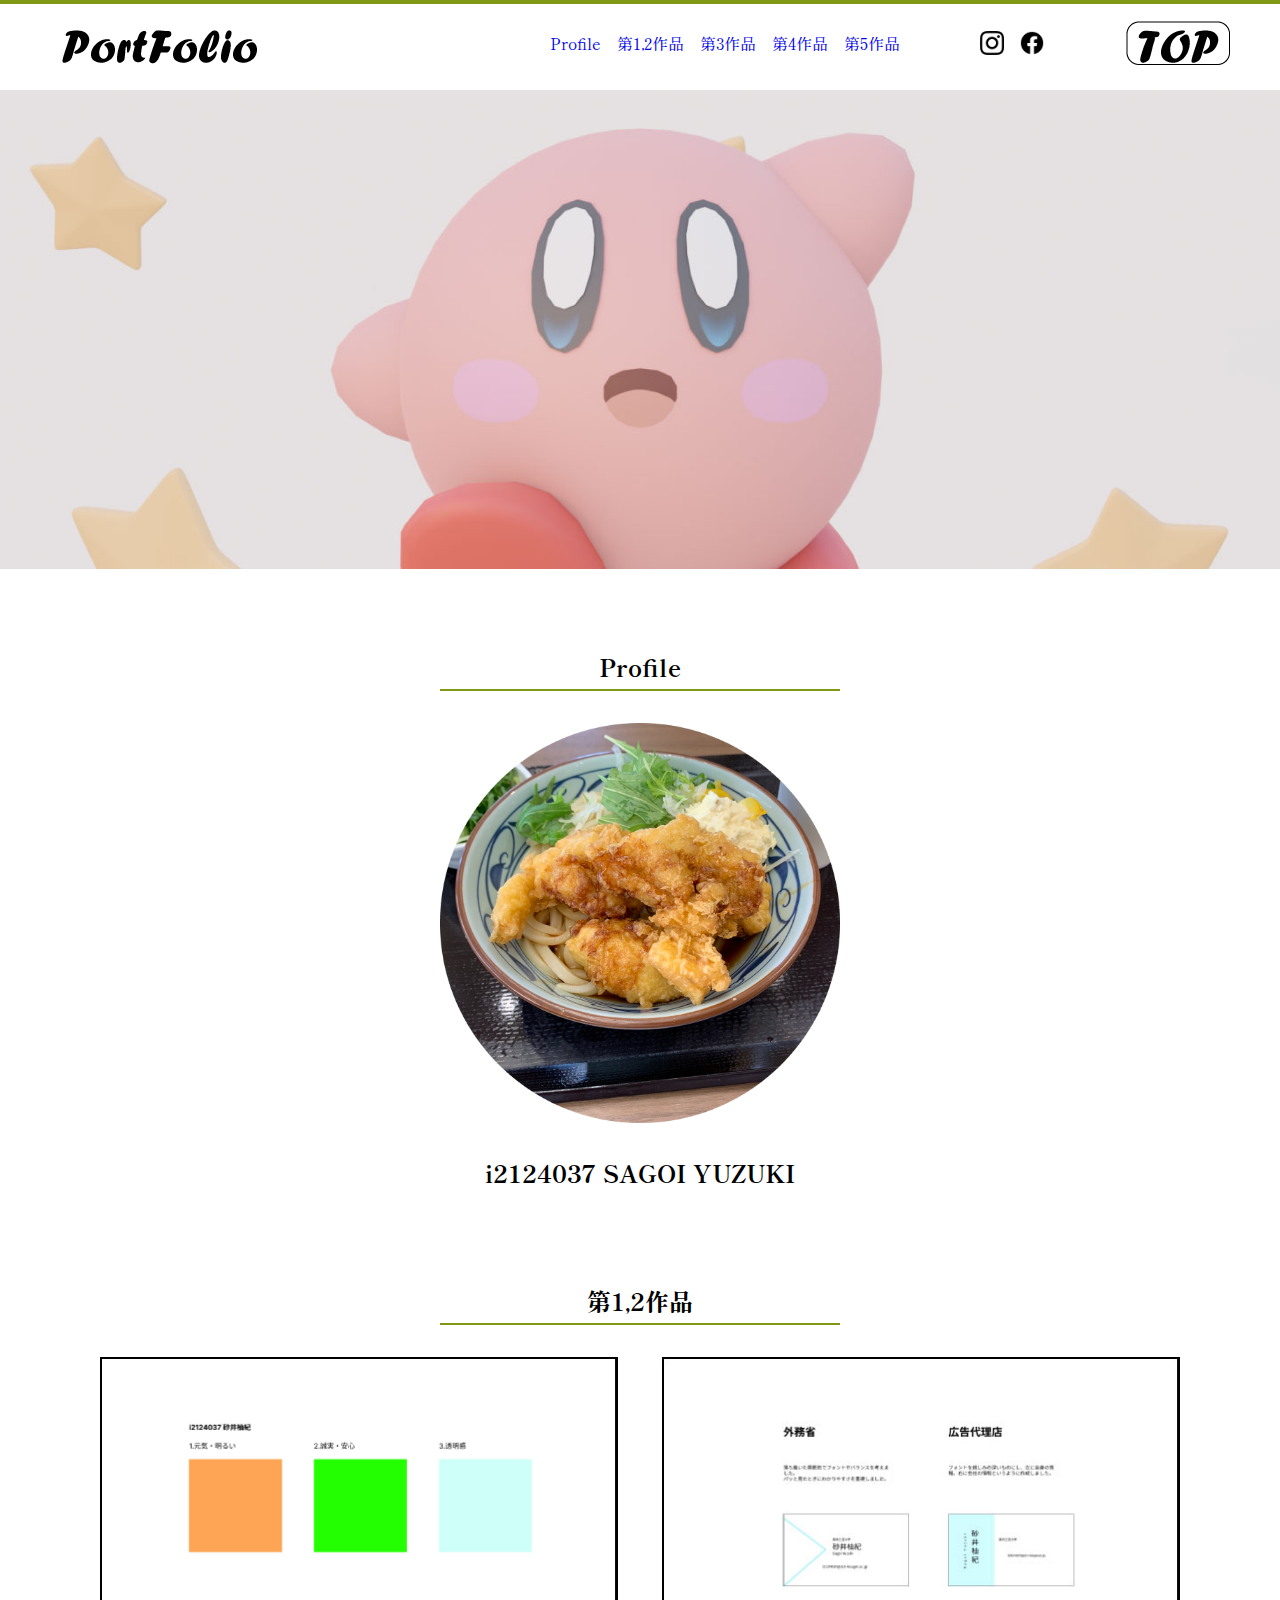
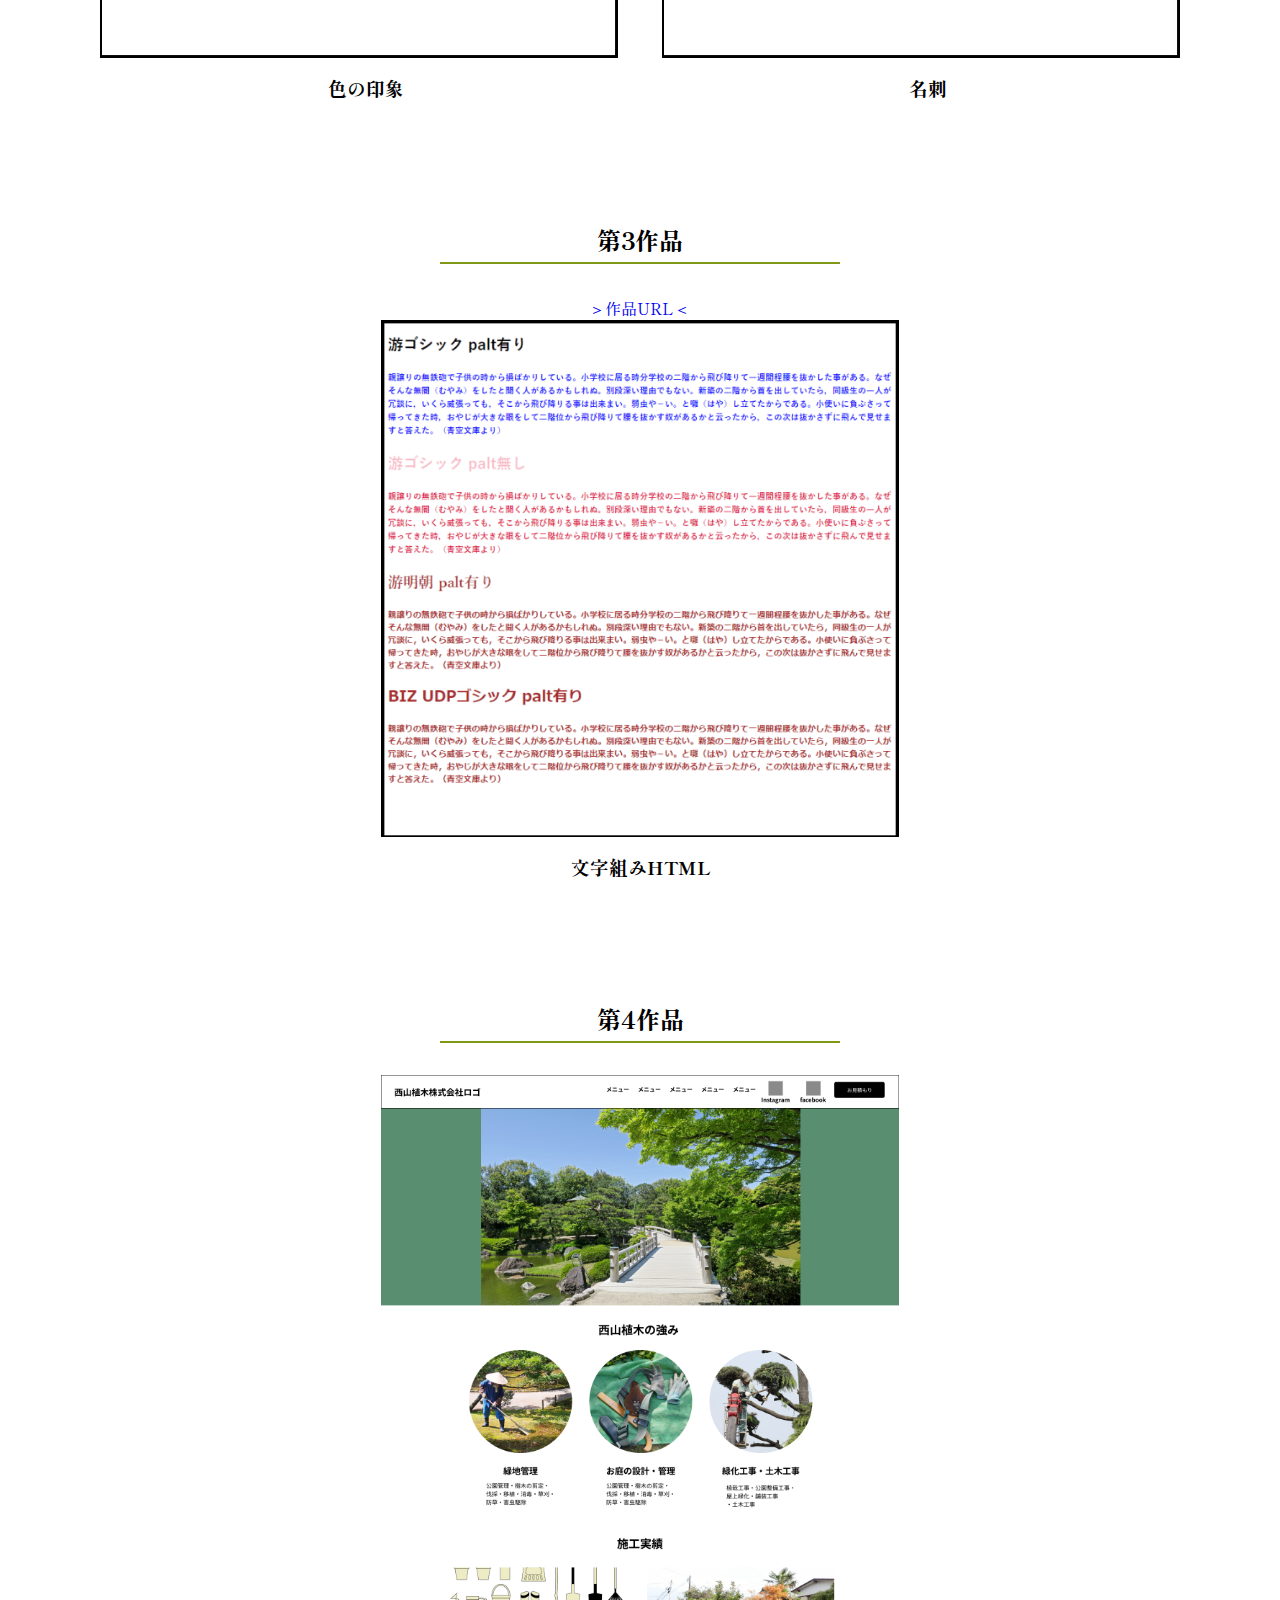
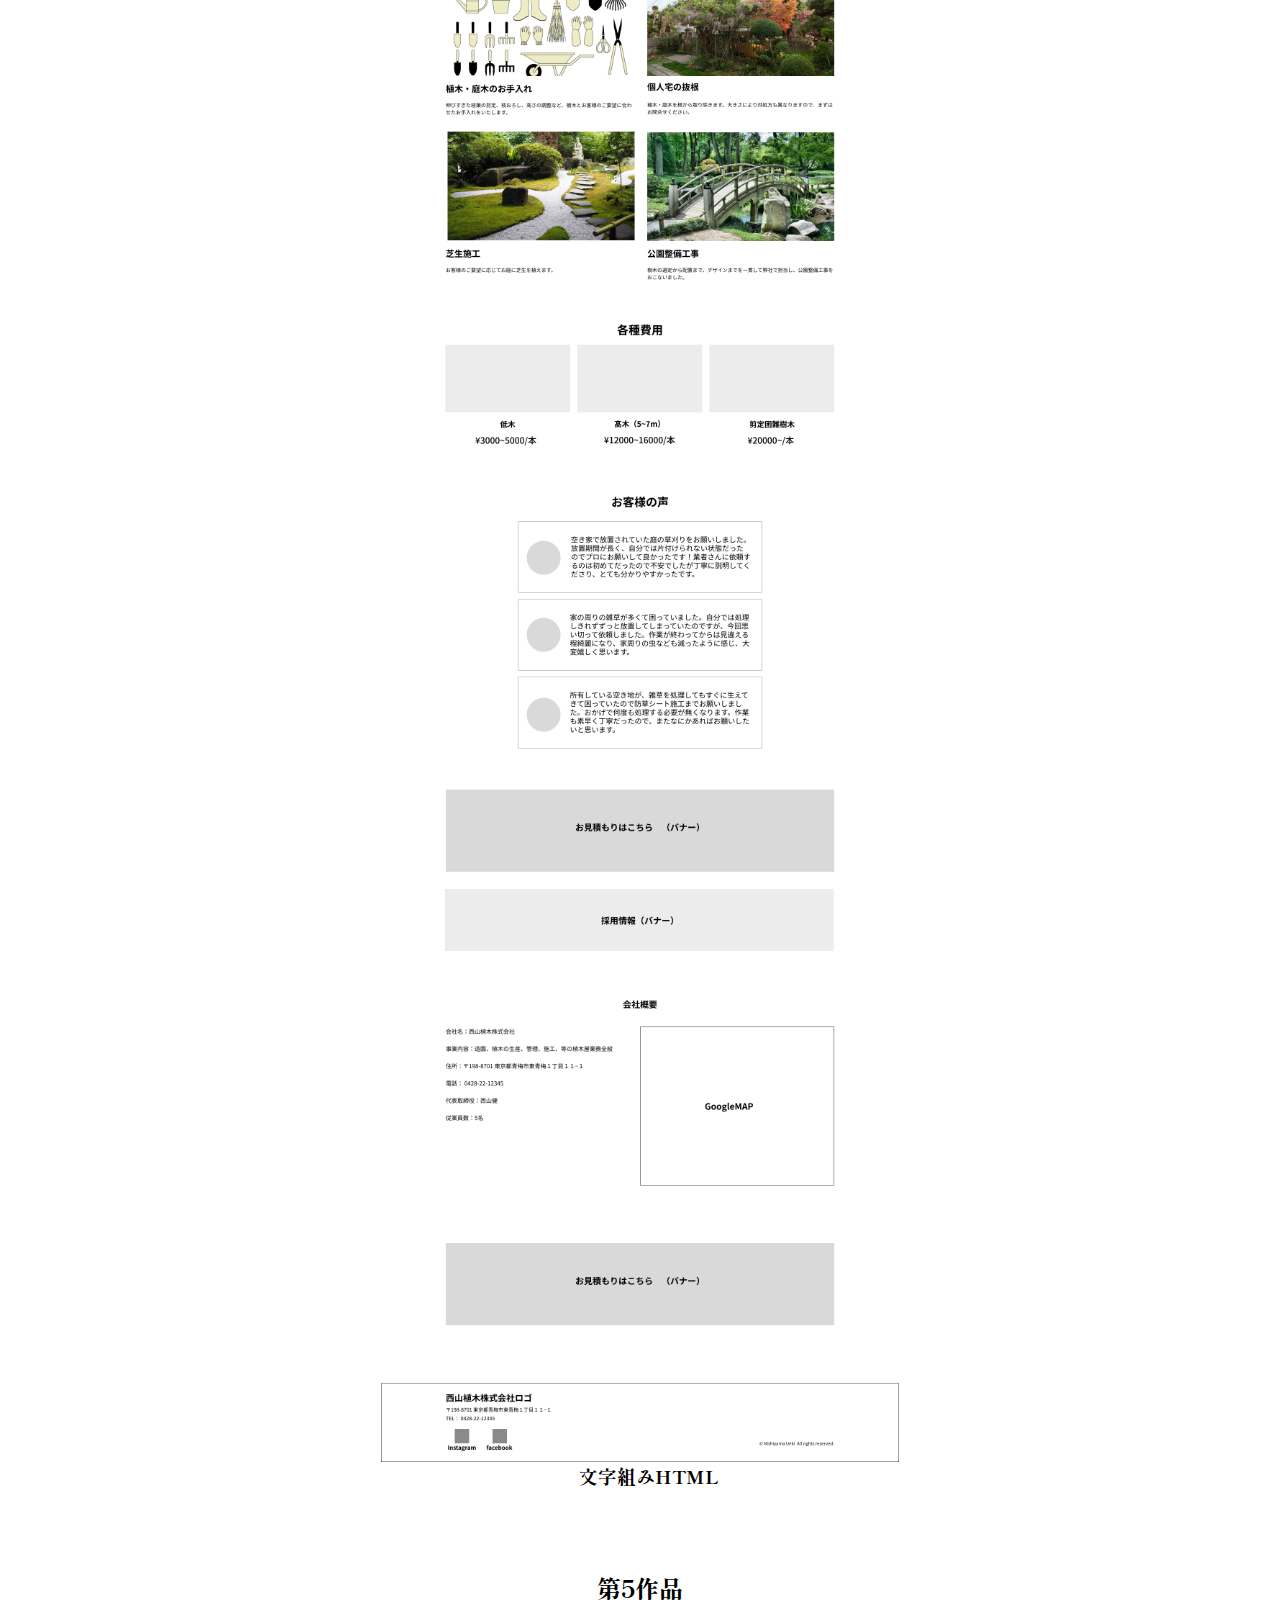
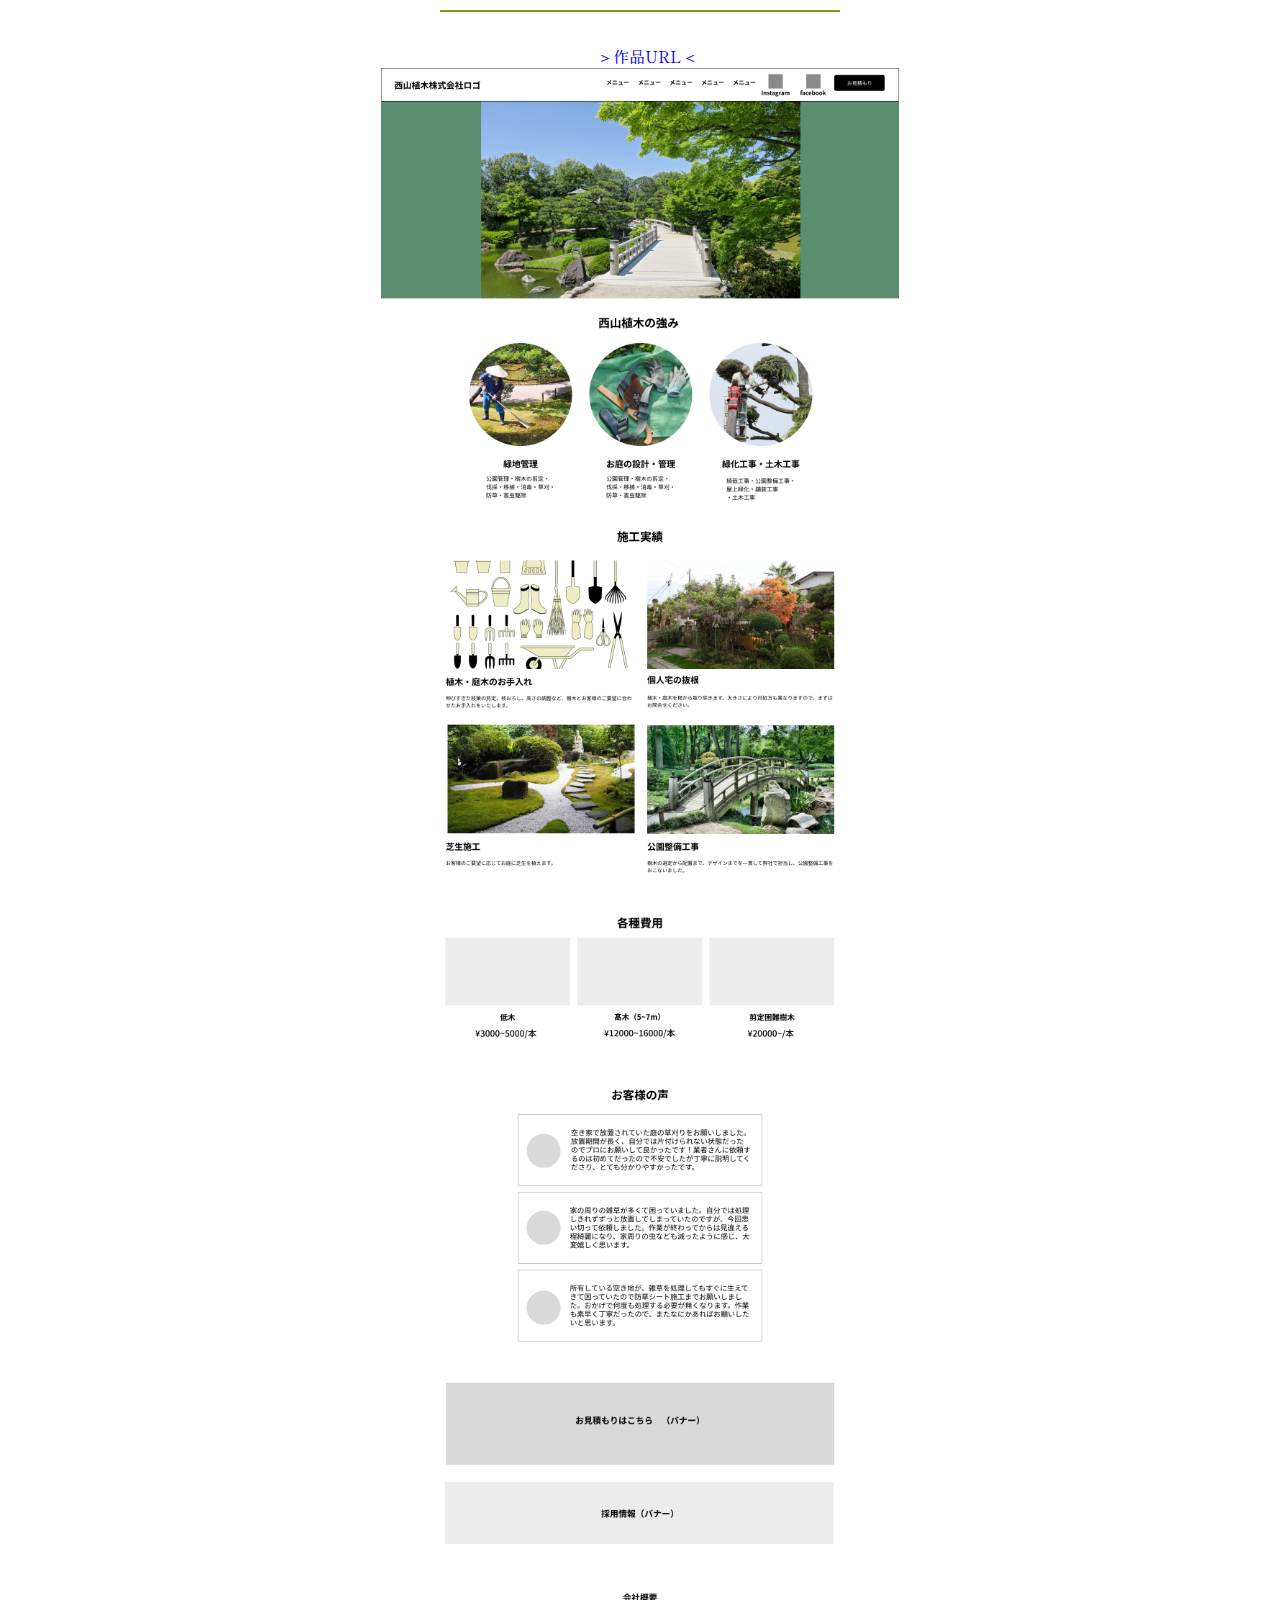
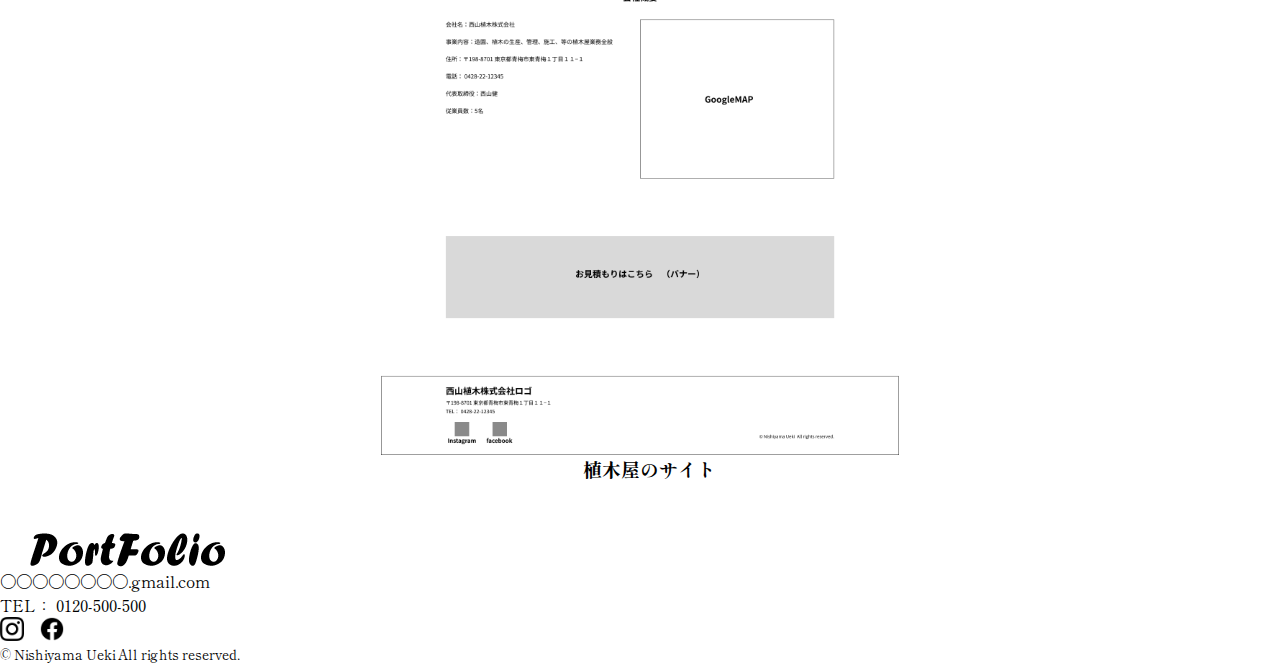
<file: index.html>
<!DOCTYPE html>
<html lang="ja">
  <head>
    <meta charset="UTF-8" />
    <meta http-equiv="X-UA-Compatible" content="IE=edge" />
    <meta name="viewport" content="width=device-width, initial-scale=1, maximum-scale=1, user-scalable=no">
    <title>Document</title>
    <link rel="stylesheet" type="text/css" href="./css/style.css" />
    <link rel="preconnect" href="https://fonts.googleapis.com" />
    <link rel="preconnect" href="https://fonts.gstatic.com" crossorigin />
    <link href="https://fonts.googleapis.com/css2?family=Noto+Sans+JP&family=Shippori+Mincho:wght@500;600;700&display=swap" rel="stylesheet" />
  </head>
  <body>
    <header class="page-header">
      <div class="page-header__inner">
        <h1 class="logo">
          <img src="./img/logo.png" alt="PortFolio" width="256" height="46" />
        </h1>
        <nav class="global-nav">
          <ul class="menu-list">
            <li class="menu-list__item">
              <a href="#feature">Profile　</a>
            </li>
            <li class="menu-list__item">
              <a href="#works">第1,2作品　</a>
            </li>
            <li class="menu-list__item">
              <a href="#cost">第3作品　</a>
            </li>
            <li class="menu-list__item">
              <a href="#voice">第4作品　</a>
            </li>
            <li class="menu-list__item">
              <a href="#five">第5作品　</a>
            </li>
          </ul>
          <ul class="sns-list">
            <li class="sns-list__item">
              <a href="https://www.instagram.com/" target="_blank" rel="noopener noreferrer"><img src="./img/sns_ins.png" alt="Instagram" width="23" height="22" /></a>
            </li>
            <li class="sns-list__item">
              <a href="https://www.facebook.com/" target="_blank" rel="noopener noreferrer"><img src="./img/sns_fb.png" alt="facebook" width="24" height="24" /></a>
            </li>
          </ul>
          <a class="link-button" href="#"><img src="./img/TOP.png" alt="お見積もり" width="140" height="44" /></a>
        </nav>
      </div>
    </header>
    <div class="page-hero">
      <img src="./img/img_hero.jpg" alt="" width="1440" height="640" />
    </div>
    <div class="page-content">
      <div class="page-content__inner">
        <div class="page-block" id="feature">
          <h2 class="page-heading">Profile</h2>
          <ul class="feature-list">
            <li class="feature-list__item">
              <img src="./img/img_strong02.png" alt="" width="286" height="286" />
              <h3>i2124037 SAGOI YUZUKI</h3>
            </li>
          </ul>
        </div>
        <div class="page-block" id="works">
          <h2 class="page-heading">第1,2作品</h2>
          <ul class="works-list">
            <li class="works-list__item">
              <img src="./img/iro-innsyou.png" alt="" width="520" height="302" />
              <h3>　　　　　　　　　　　　色の印象</h3>
            </li>
            <li class="works-list__item">
              <img src="./img/meisi.jpg" alt="" width="520" height="302" />
              <h3>　　　　　　　　　　　　　名刺</h3>
            </li>
          </ul>
        </div>
        <div class="page-block" id="cost">
          <h2 class="page-heading">第3作品</h2>
          <ul class="cost-list">
            <li class="cost-list__item">
              <a href="3kai.html">　　　　　　　　　　　　　＞作品URL＜</a>
              <img src="./img/123.png" alt="" width="179" height="347" />
              <h3>　　　　　　　　　　文字組みHTML</h3>
          </ul>
        </div>
        <div class="page-block" id="voice">
          <h2 class="page-heading">第4作品</h2>
          <ul class="voice-list">
            <li class="voice-list__item">
              <br>
              <img src="./img/uekiya.png" alt="" width="94" height="94" />
              <h3>　文字組みHTML</h3>
            </li>
          </ul>
        </div>
        <div class="page-block" id="five">
          <h2 class="page-heading">第5作品</h2>
          <ul class="five-list">
            <li class="five-list__item">
              <a href="5kai.html">　＞作品URL＜</a>
              <img src="./img/uekiya.png" alt="" width="94" height="94" />
              <h3>　植木屋のサイト</h3>
            </li>
          </ul>
        </div>
      </div>
    </div>
    <footer class="page-footer">
      <div class="page-footer__inner">
        <div class="footer-column">
          <div class="footer-column__item">
            <div class="footer-data">
              <p class="logo"><img src="./img/logo.png" alt="PortFolio" width="256" height="46" /></p>
              <p class="footer-data-address">〇〇〇〇〇〇〇〇.gmail.com<br />TEL： 0120-500-500</p>
            </div>
            <ul class="sns-list">
              <li class="sns-list__item">
                <a href="https://www.instagram.com/" target="_blank" rel="noopener noreferrer"><img src="./img/sns_ins.png" alt="Instagram" width="23" height="22" /></a>
              </li>
              <li class="sns-list__item">
                <a href="https://www.facebook.com/" target="_blank" rel="noopener noreferrer"><img src="./img/sns_fb.png" alt="facebook" width="24" height="24" /></a>
              </li>
            </ul>
          </div>
          <div class="footer-column__item">
            <small class="footer-copy">© Nishiyama Ueki All rights reserved.</small>
          </div>
        </div>
      </div>
    </footer>
  </body>
</html>
</file>
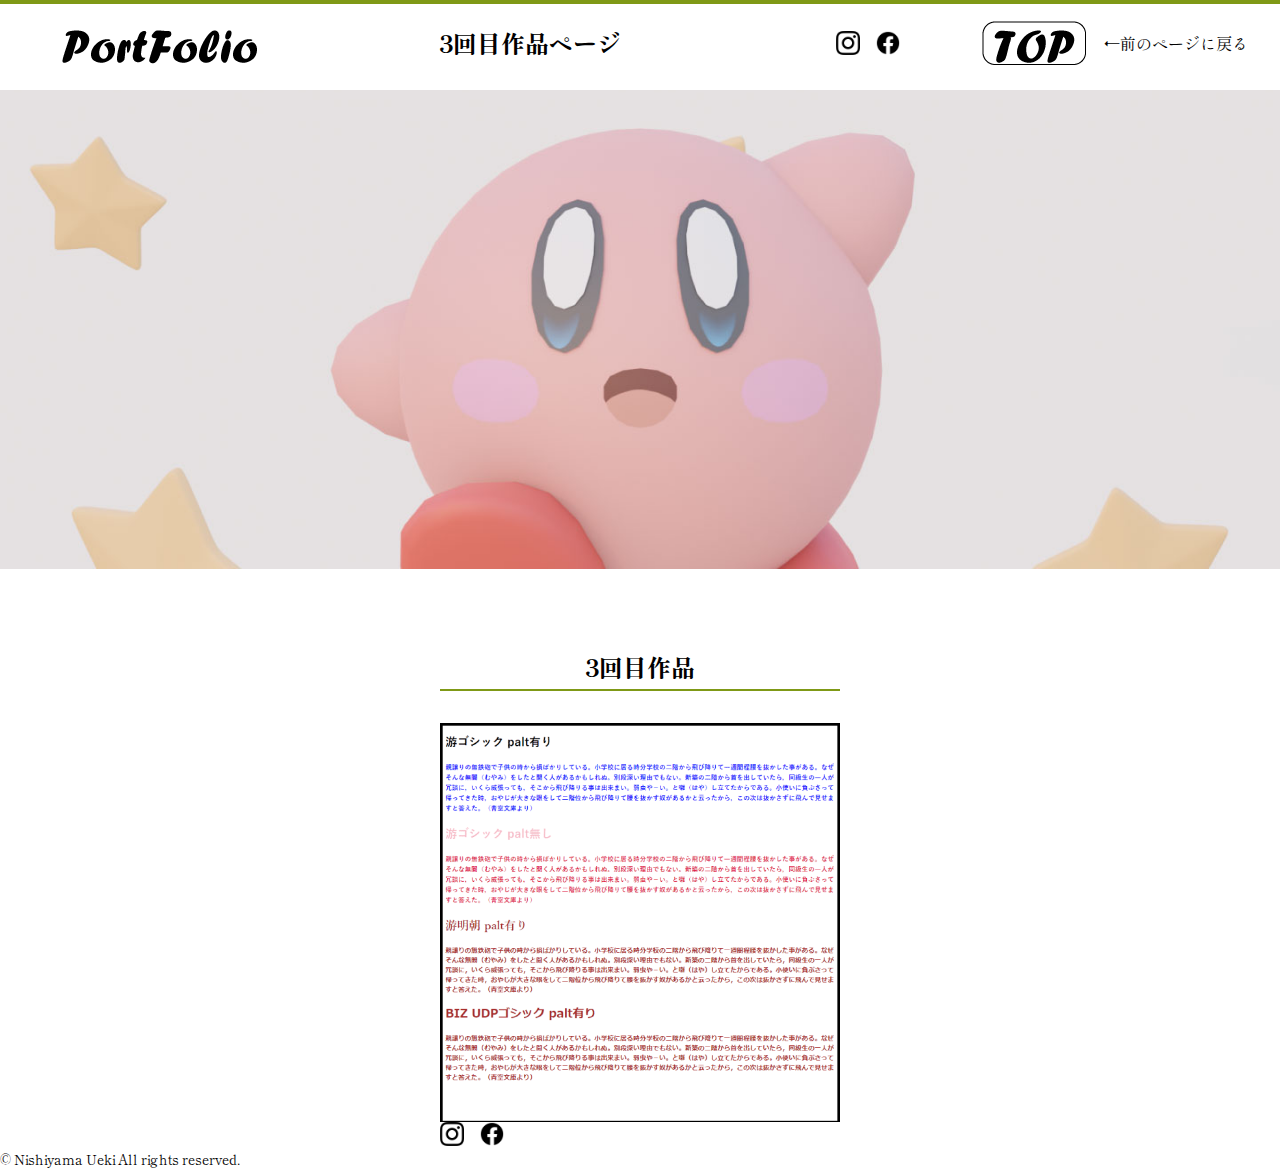
<file: 3kai.html>
<!DOCTYPE html>
<html lang="ja">
  <head>
    <meta charset="UTF-8" />
    <meta http-equiv="X-UA-Compatible" content="IE=edge" />
    <meta name="viewport" content="width=device-width, initial-scale=1, maximum-scale=1, user-scalable=no">
    <title>Document</title>
    <link rel="stylesheet" type="text/css" href="./css/style.css" />
    <link rel="preconnect" href="https://fonts.googleapis.com" />
    <link rel="preconnect" href="https://fonts.gstatic.com" crossorigin />
    <link href="https://fonts.googleapis.com/css2?family=Noto+Sans+JP&family=Shippori+Mincho:wght@500;600;700&display=swap" rel="stylesheet" />
  </head>
  <body>
    <header class="page-header">
      <div class="page-header__inner">
        <h1 class="logo">
          <img src="./img/logo.png" alt="PortFolio" width="256" height="46" />
        </h1>
        <h2>3回目作品ページ</h2>
        <nav class="global-nav">
          <ul class="sns-list">
            <li class="sns-list__item">
              <a href="https://www.instagram.com/" target="_blank" rel="noopener noreferrer"><img src="./img/sns_ins.png" alt="Instagram" width="23" height="22" /></a>
            </li>
            <li class="sns-list__item">
              <a href="https://www.facebook.com/" target="_blank" rel="noopener noreferrer"><img src="./img/sns_fb.png" alt="facebook" width="24" height="24" /></a>
            </li>
          </ul>
          <a class="link-button" href="index.html"><img src="./img/TOP.png" alt="お見積もり" width="140" height="44" /></a>
          <a>←前のページに戻る</a>
        </nav>
      </div>
    </header>
    <div class="page-hero">
      <img src="./img/img_hero.jpg" alt="" width="1440" height="640" />
    </div>
    <div class="page-content">
      <div class="page-content__inner">
        <div class="page-block" id="feature">
          <h2 class="page-heading">3回目作品</h2>
          <ul class="feature-list">
            <li class="feature-list__item">
              <img src="./img/123.png" alt="" width="286" height="286" />
            <ul class="sns-list">
              <li class="sns-list__item">
                <a href="https://www.instagram.com/" target="_blank" rel="noopener noreferrer"><img src="./img/sns_ins.png" alt="Instagram" width="23" height="22" /></a>
              </li>
              <li class="sns-list__item">
                <a href="https://www.facebook.com/" target="_blank" rel="noopener noreferrer"><img src="./img/sns_fb.png" alt="facebook" width="24" height="24" /></a>
              </li>
            </ul>
          </div>
          <div class="footer-column__item">
            <small class="footer-copy">© Nishiyama Ueki All rights reserved.</small>
          </div>
        </div>
      </div>
    </footer>
  </body>
</html>
</file>
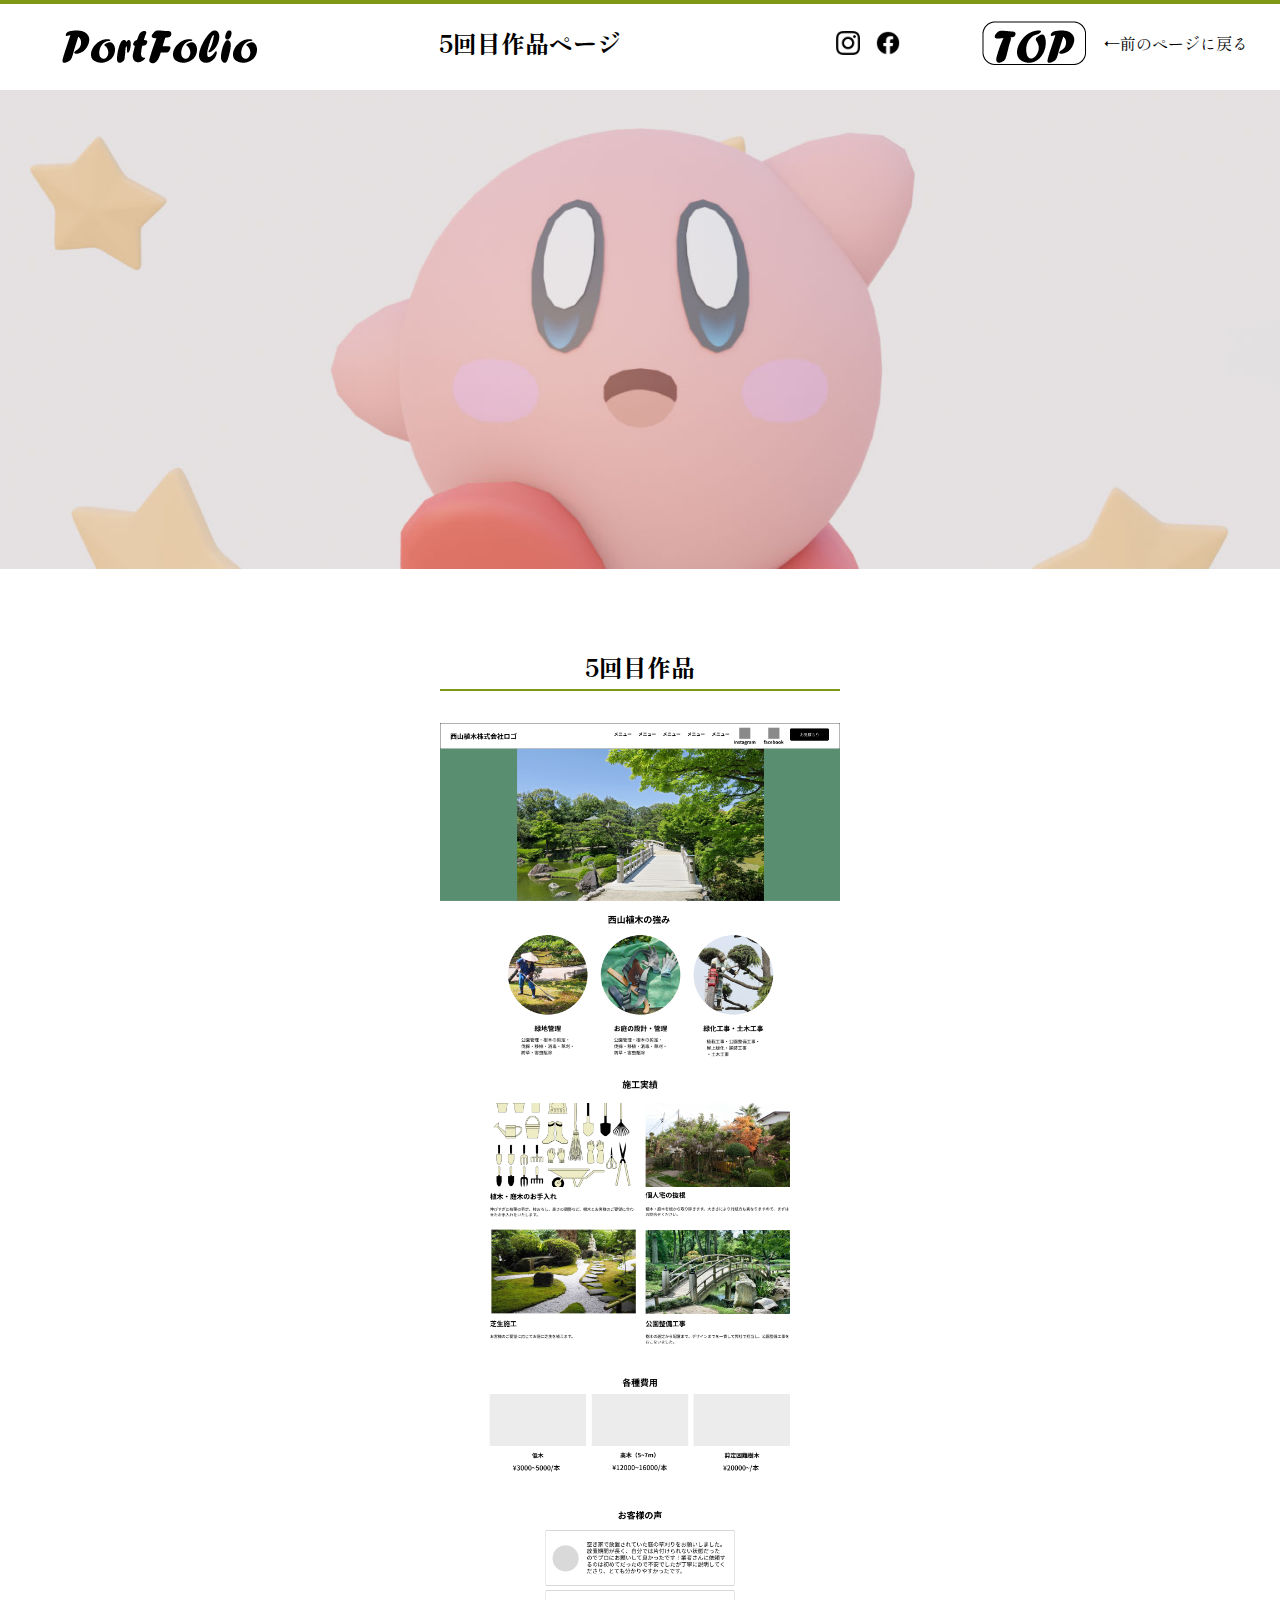
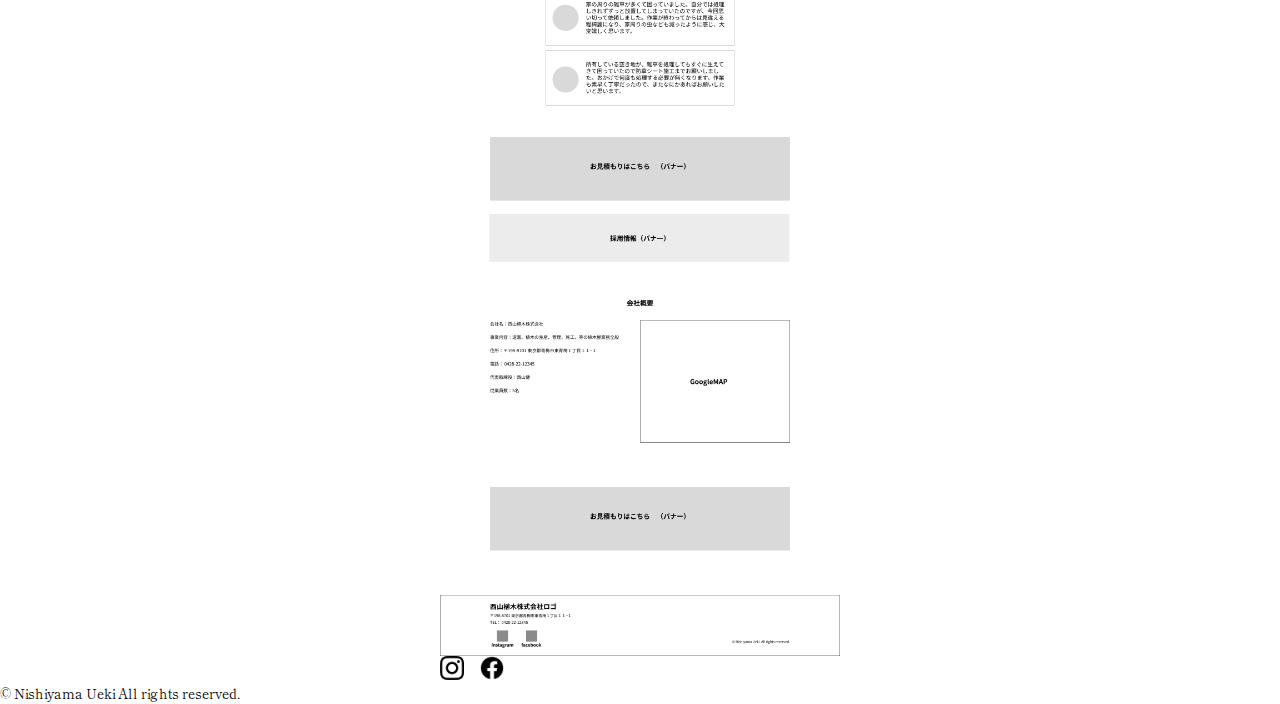
<file: 5kai.html>
<!DOCTYPE html>
<html lang="ja">
  <head>
    <meta charset="UTF-8" />
    <meta http-equiv="X-UA-Compatible" content="IE=edge" />
    <meta name="viewport" content="width=device-width, initial-scale=1, maximum-scale=1, user-scalable=no">
    <title>Document</title>
    <link rel="stylesheet" type="text/css" href="./css/style.css" />
    <link rel="preconnect" href="https://fonts.googleapis.com" />
    <link rel="preconnect" href="https://fonts.gstatic.com" crossorigin />
    <link href="https://fonts.googleapis.com/css2?family=Noto+Sans+JP&family=Shippori+Mincho:wght@500;600;700&display=swap" rel="stylesheet" />
  </head>
  <body>
    <header class="page-header">
      <div class="page-header__inner">
        <h1 class="logo">
          <img src="./img/logo.png" alt="PortFolio" width="256" height="46" />
        </h1>
        <h2>5回目作品ページ</h2>
        <nav class="global-nav">
          <ul class="sns-list">
            <li class="sns-list__item">
              <a href="https://www.instagram.com/" target="_blank" rel="noopener noreferrer"><img src="./img/sns_ins.png" alt="Instagram" width="23" height="22" /></a>
            </li>
            <li class="sns-list__item">
              <a href="https://www.facebook.com/" target="_blank" rel="noopener noreferrer"><img src="./img/sns_fb.png" alt="facebook" width="24" height="24" /></a>
            </li>
          </ul>
          <a class="link-button" href="index.html"><img src="./img/TOP.png" alt="お見積もり" width="140" height="44" /></a>
          <a>←前のページに戻る</a>
        </nav>
      </div>
    </header>
    <div class="page-hero">
      <img src="./img/img_hero.jpg" alt="" width="1440" height="640" />
    </div>
    <div class="page-content">
      <div class="page-content__inner">
        <div class="page-block" id="feature">
          <h2 class="page-heading">5回目作品</h2>
          <ul class="feature-list">
            <li class="feature-list__item">
              <img src="./img/uekiya.png" alt="" width="286" height="286" />
            <ul class="sns-list">
              <li class="sns-list__item">
                <a href="https://www.instagram.com/" target="_blank" rel="noopener noreferrer"><img src="./img/sns_ins.png" alt="Instagram" width="23" height="22" /></a>
              </li>
              <li class="sns-list__item">
                <a href="https://www.facebook.com/" target="_blank" rel="noopener noreferrer"><img src="./img/sns_fb.png" alt="facebook" width="24" height="24" /></a>
              </li>
            </ul>
          </div>
          <div class="footer-column__item">
            <small class="footer-copy">© Nishiyama Ueki All rights reserved.</small>
          </div>
        </div>
      </div>
    </footer>
  </body>
</html>
</file>
<file: css/style.css>
body {
  margin: 0;
  padding: 0;
  font-family: "Shippori Mincho", serif;
  font-size: 16px;
  line-height: 1.5;
}
* {
  text-decoration: none;
  margin: 0;
  padding: 0;
  list-style: none;
  box-sizing: border-box;
}

a {
  transition: 0.3s;
}
a:hover {
  opacity: 0.2;
}
img {
  display: block;
  width: 100%;
  height: auto;
}

.page-header,
.page-hero,
.page-content,
.page-footer {
  max-width: 1280px;
  width: 100%;
  margin: auto;
}
.page-header {
  position: fixed;
  z-index: 10;
  top: 0;
  left: 0;
  padding: 16px 0 24px;
  background-color: #fff;
  max-width: 100%;
}
.page-hero {
  max-width: 100%;
}

.page-header__inner,
.page-content__inner {
  box-sizing: content-box;
  /* min-width: 1280px; */
}

.page-header {
  border-top: solid 4px #7f9916;
}
.page-header__inner {
  max-width: 1440px;
  margin: 0 auto;
  padding: 0 32px;
}
.page-header .logo,
.page-footer .logo {
  width: 256px;
}
.sns-list {
  display: flex;
  flex-wrap: wrap;
  align-items: center;
}
.sns-list__item {
  width: 24px;
}
.sns-list__item:not(:first-child) {
  margin-left: 16px;
}
/* ここから */
.page-header__inner {
  display: flex;
  flex-wrap: wrap;
  justify-content: space-between;
  align-items: center;
}
.global-nav {
  display: flex;
  flex-wrap: wrap;
  align-items: center;
}
.global-nav > .sns-list {
  margin-left: 64px;
}
.global-nav > .link-button {
  margin-left: 64px;
}
.link-button {
  display: table;
  width: 140px;
}
.menu-list {
  display: flex;
  flex-wrap: wrap;
}

.page-heading {
  text-align: center;
  border-bottom: 2px solid #7F9916;
   padding-bottom: 4px;
   max-width: 400px;
   margin: 80px auto 32px;
   
}

.feature-list {
  display: flex;
  justify-content: center;
  max-width: 400px;
  width: 100%;
  margin:0 auto;
  /* background-color: #7f9916; */
}

.feature-list__item {
  max-width: 520px;
  width: 100%;
  text-align: center;
}
.feature-list__item h3 {
  font-size: 24px;
  margin: 32px 0 12px 0;
}

.works-list {
  display: flex;
  justify-content: space-between;
  flex-wrap: wrap;
  max-width: 1080px;
  width: 100%;
  margin:0 auto;
  /* background-color: #7f9916; */
}

.works-list__item {
  max-width: 48%;
  margin-bottom: 40px;
}

.works-list__item img,
.cost-list__item img {
  margin-bottom: 16px ;
}

.cost-list {
  display: flex;
  justify-content: center;
  flex-wrap: wrap;
  max-width: 1080px;
  margin:0 auto;
  /* background-color: #7f9916; */
}

.cost-list__item {
  max-width: 48%;
  margin-bottom: 40px;
}

.voice-list__item {
  max-width: 800px;
  width: 100%;
  margin:0 auto;
}

.voice-list__item {
  display: flex;
  justify-content: center;
  flex-wrap: wrap;
  max-width: 1080px;
  margin:0 auto;
  /* background-color: #7f9916; */
}

.voice-list__item {
  max-width: 48%;
  margin-bottom: 40px;
}

.five-list__item {
  max-width: 800px;
  width: 100%;
  margin:0 auto;
}

.five-list__item {
  display: flex;
  justify-content: center;
  flex-wrap: wrap;
  max-width: 1080px;
  margin:0 auto;
  /* background-color: #7f9916; */
}

.five-list__item {
  max-width: 48%;
  margin-bottom: 40px;
}

.page-block {
  max-width:1080px ;
  width: 100%;
  margin: 0 auto;
}

@media all and (min-width: 480px) and (max-width: 768px) {
  .page-heading { color: #991616;}
}

@media all and (max-width: 480px) {

  .page-heading { color: #7F9916; }
  .page-content { width: 92%;}

  .feature-list, .cost-list {  
    flex-direction: column;
    height: 100%; }

  .feature-list__item { margin: 0 auto 48px; }
  .feature-list__item h3 { margin-top: 16px; }

  .cost-list__item { max-width: 100%;}

  .company-column {  
    flex-direction: column-reverse;
    height: 100%; }

  .company-map iframe { width: 100%;}
  .global-nav { display: none; }

}
</file>
